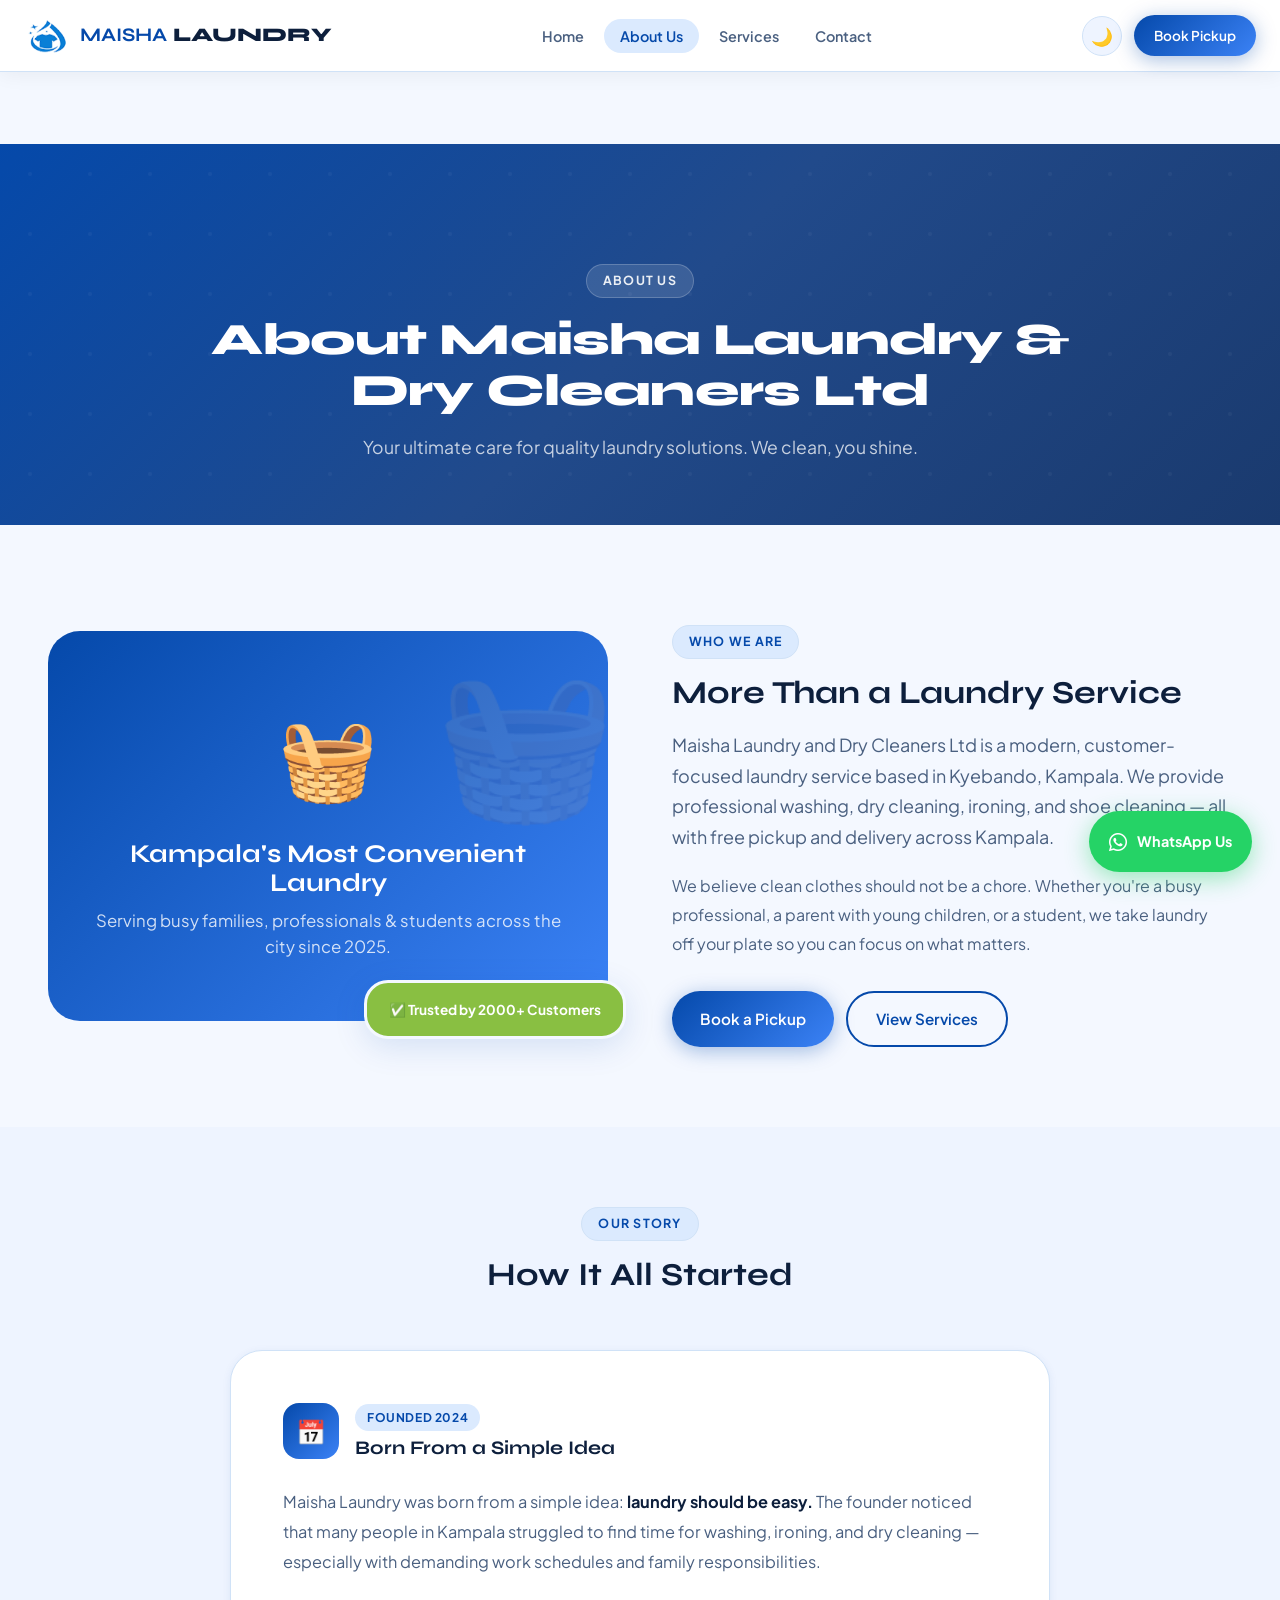
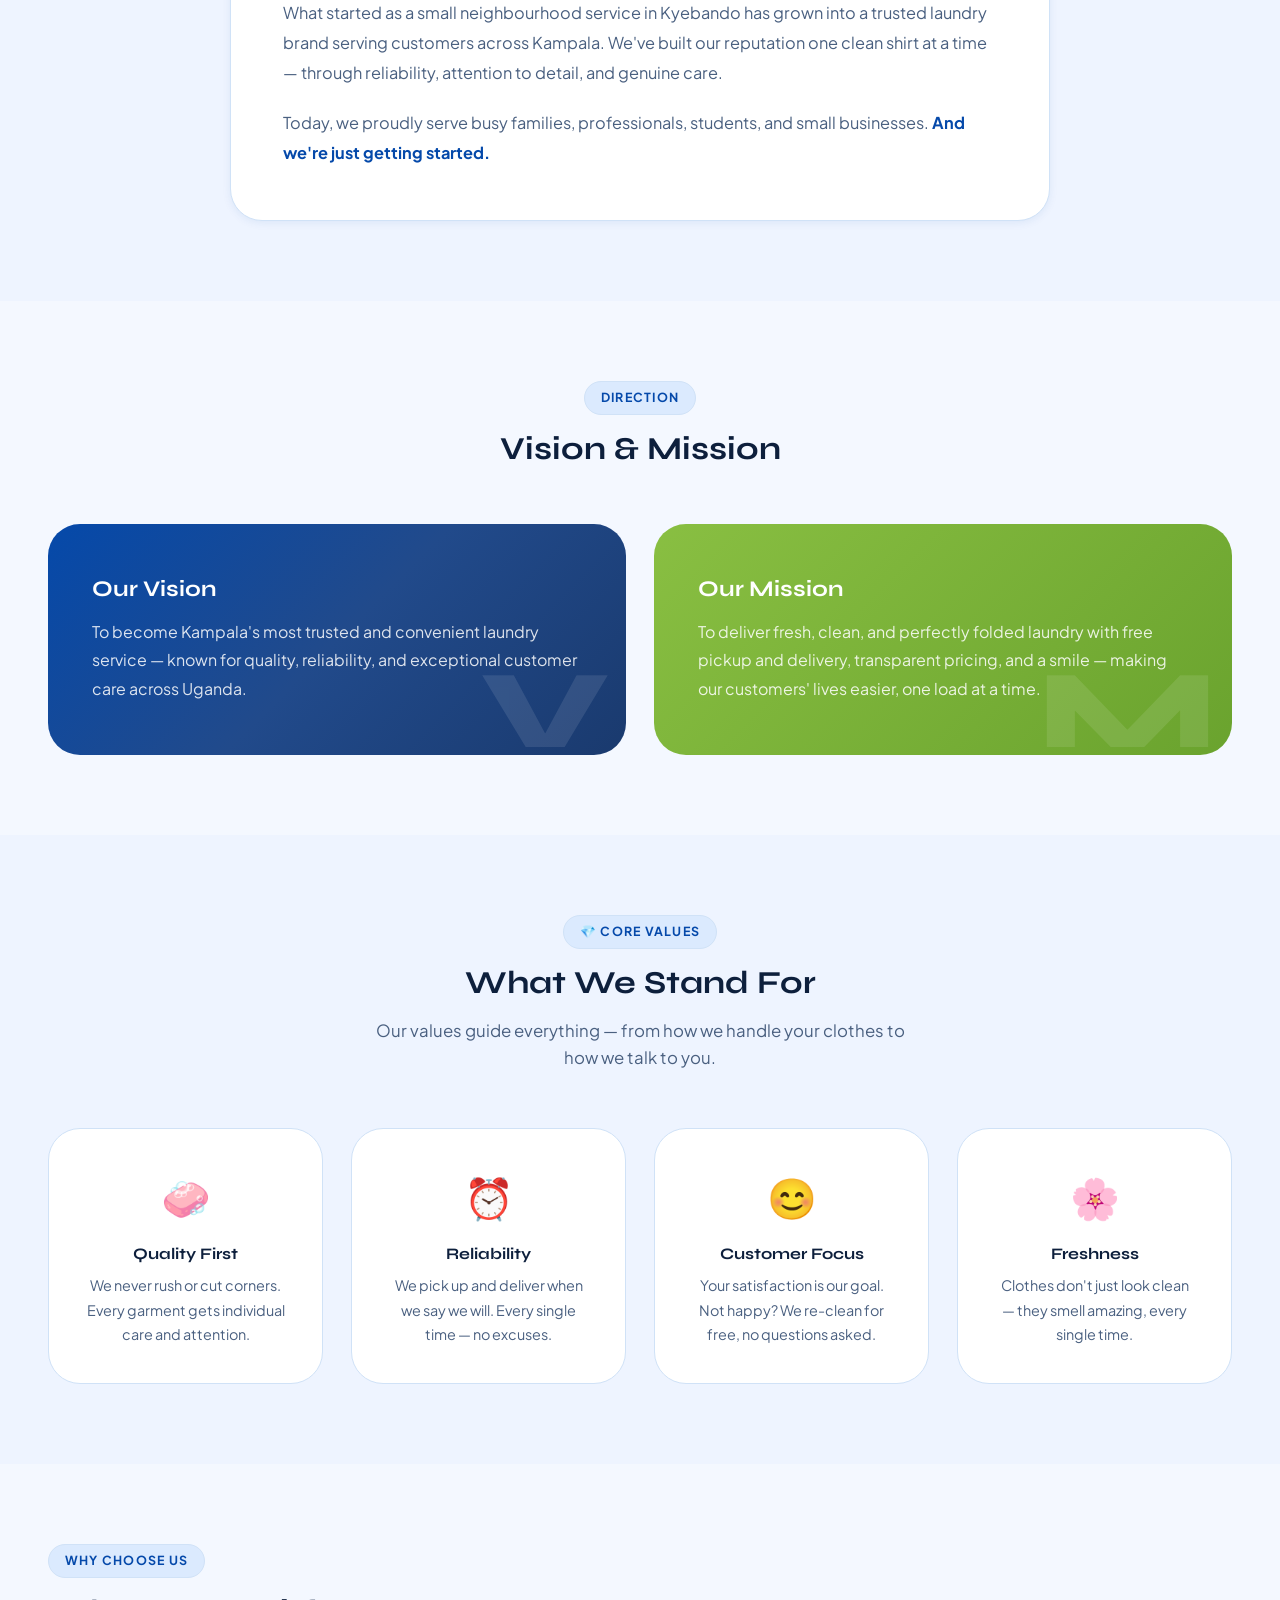
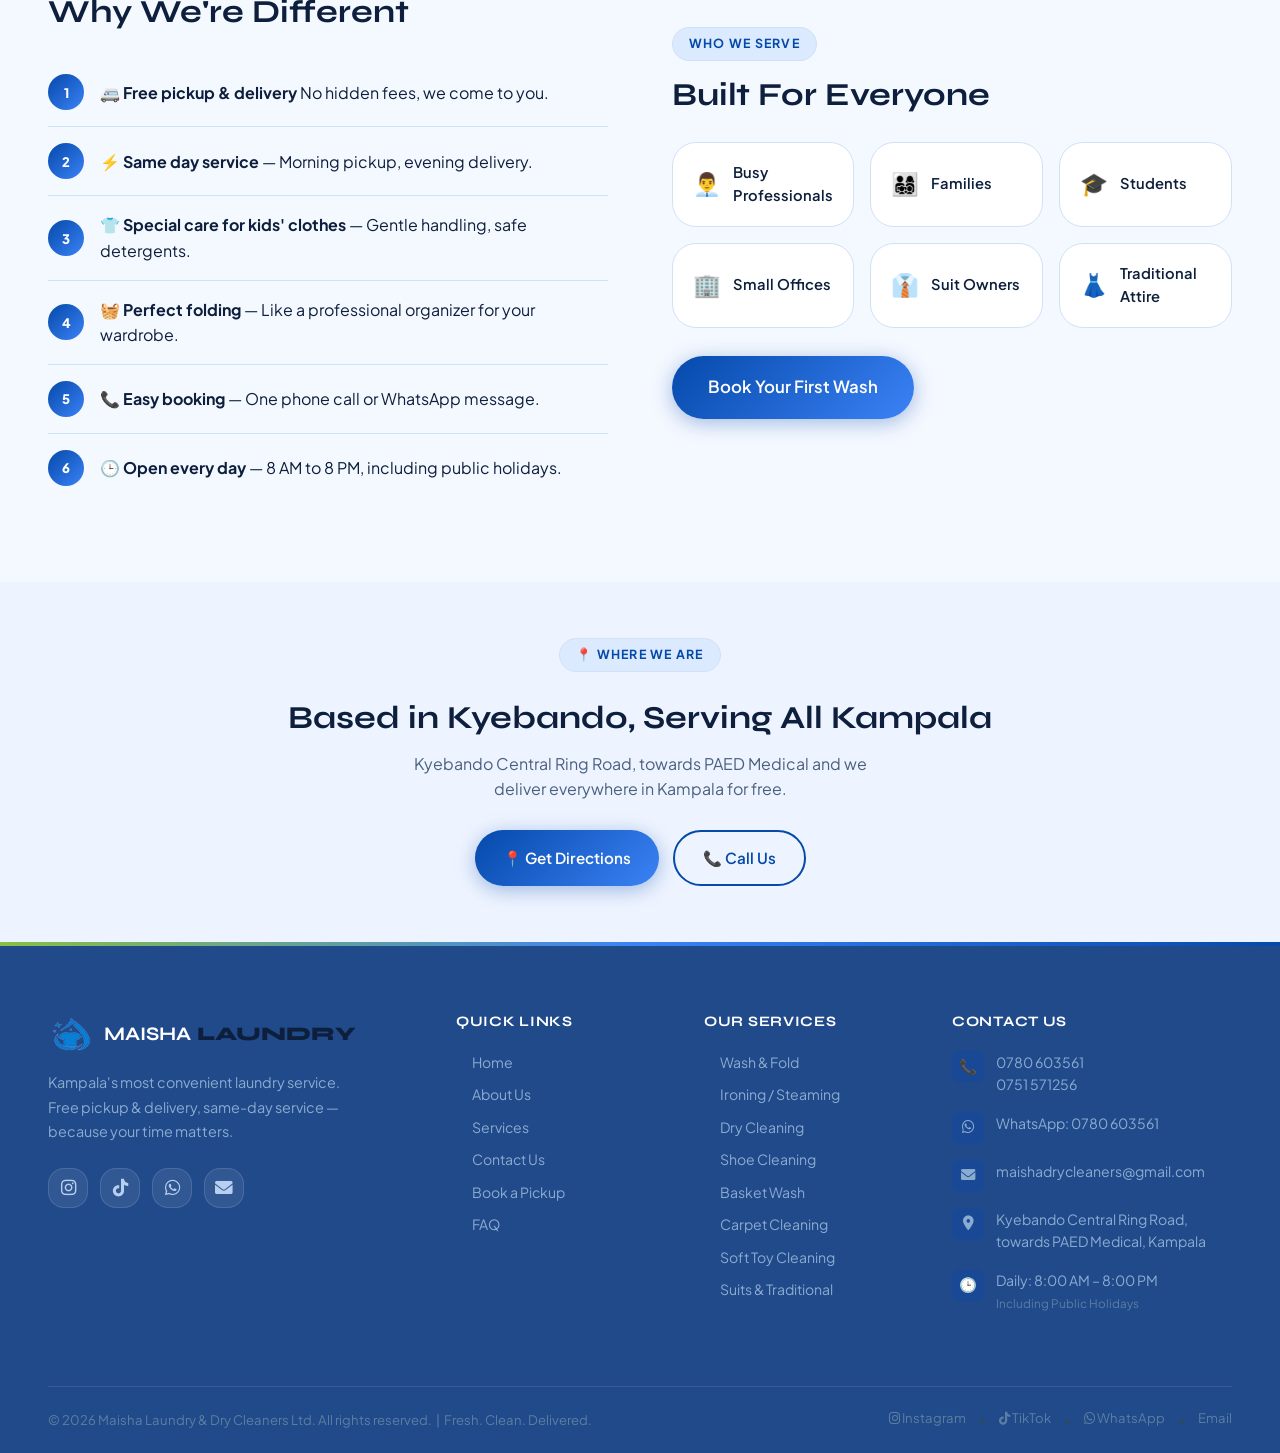
<file: about.html>
<!doctype html>
<html lang="en">
  <head>
    <meta charset="UTF-8" />
    <meta name="viewport" content="width=device-width, initial-scale=1.0" />
    <title>About Maisha Laundry – Our Story | Kyebando, Kampala</title>
    <meta
      name="description"
      content="Learn about Maisha Laundry, your trusted laundry partner in Kyebando and across Kampala. Quality, reliability, freshness since 2024."
    />
    <link rel="icon" type="image/png" sizes="32x32" href="images/logo1.png" />
    <link rel="stylesheet" href="css/style.css" />
    <link
      rel="stylesheet"
      href="https://cdnjs.cloudflare.com/ajax/libs/font-awesome/6.0.0-beta3/css/all.min.css"
    />
    <style>
      /* ===== ABOUT PAGE STYLES ===== */
      .story-grid {
        display: grid;
        grid-template-columns: 1fr 1fr;
        gap: 64px;
        align-items: center;
      }
      .story-visual {
        position: relative;
      }
      .story-main-card {
        background: var(--grad-accent);
        border-radius: var(--radius-xl);
        padding: 60px 44px;
        text-align: center;
        color: #fff;
        position: relative;
        overflow: hidden;
      }
      .story-main-card::before {
        content: "🧺";
        position: absolute;
        top: -10px;
        right: -8px;
        font-size: 9rem;
        opacity: 0.1;
      }
      .story-big-icon {
        font-size: 5rem;
        display: block;
        margin-bottom: 20px;
      }
      .story-main-card h3 {
        color: #fff;
        font-size: 1.6rem;
        margin-bottom: 10px;
      }
      .story-main-card p {
        color: rgba(255, 255, 255, 0.8);
        font-size: 1.05rem;
      }
      .story-badge {
        position: absolute;
        bottom: -18px;
        right: -18px;
        background: var(--green);
        color: #fff;
        padding: 16px 22px;
        border-radius: var(--radius-lg);
        font-weight: 700;
        font-size: 0.85rem;
        box-shadow: var(--shadow-md);
        border: 3px solid var(--bg);
      }

      .mv-grid {
        display: grid;
        grid-template-columns: 1fr 1fr;
        gap: 28px;
      }
      .mv-card {
        border-radius: var(--radius-xl);
        padding: 52px 44px;
        position: relative;
        overflow: hidden;
      }
      .mv-vision {
        background: var(--grad-hero);
      }
      .mv-mission {
        background: var(--grad-green);
      }
      .mv-card h3 {
        color: #fff;
        font-size: 1.4rem;
        margin-bottom: 16px;
      }
      .mv-card p {
        color: rgba(255, 255, 255, 0.85);
        line-height: 1.78;
      }
      .mv-ghost {
        position: absolute;
        bottom: -12px;
        right: 16px;
        font-size: 7rem;
        opacity: 0.1;
        font-family: var(--font-display);
        font-weight: 800;
        color: #fff;
        line-height: 1;
      }

      .value-card {
        background: var(--surface);
        border: 1.5px solid var(--border);
        border-radius: var(--radius-xl);
        padding: 36px;
        text-align: center;
        transition: all var(--transition);
      }
      .value-card:hover {
        border-color: var(--blue-vivid);
        transform: translateY(-6px);
        box-shadow: var(--shadow-lg);
      }
      .value-icon {
        font-size: 2.5rem;
        margin-bottom: 16px;
        display: block;
      }
      .value-card h4 {
        margin-bottom: 10px;
      }
      .value-card p {
        font-size: 0.9rem;
        color: var(--text-secondary);
        line-height: 1.7;
      }

      .serve-grid {
        display: grid;
        grid-template-columns: repeat(3, 1fr);
        gap: 16px;
      }
      .serve-item {
        display: flex;
        align-items: center;
        gap: 12px;
        padding: 18px 20px;
        background: var(--surface);
        border: 1.5px solid var(--border);
        border-radius: var(--radius-lg);
        font-weight: 600;
        font-size: 0.92rem;
        transition: all var(--transition);
      }
      .serve-item:hover {
        border-color: var(--blue-vivid);
        transform: translateX(4px);
      }
      .serve-item .si {
        font-size: 1.4rem;
      }

      .diff-item {
        display: flex;
        align-items: center;
        gap: 16px;
        padding: 16px 0;
        border-bottom: 1px solid var(--border);
      }
      .diff-item:last-child {
        border-bottom: none;
      }
      .diff-num {
        width: 36px;
        height: 36px;
        border-radius: 50%;
        background: var(--grad-accent);
        color: #fff;
        display: flex;
        align-items: center;
        justify-content: center;
        font-weight: 800;
        font-size: 0.82rem;
        flex-shrink: 0;
      }

      @media (max-width: 900px) {
        .story-grid,
        .mv-grid {
          grid-template-columns: 1fr;
        }
      }
      @media (max-width: 640px) {
        .serve-grid {
          grid-template-columns: 1fr 1fr;
        }
      }
      @media (max-width: 420px) {
        .serve-grid {
          grid-template-columns: 1fr;
        }
      }
    </style>
  </head>
  <body>
    <div style="padding-top: var(--nav-height)"></div>

    <!-- PAGE HERO -->
    <section class="page-hero">
      <div class="container" style="position: relative; z-index: 1">
        <div
          class="section-label"
          style="
            background: rgba(255, 255, 255, 0.12);
            color: rgba(255, 255, 255, 0.9);
            border-color: rgba(255, 255, 255, 0.2);
            margin: 0 auto 16px;
          "
        >
          About Us
        </div>
        <h1 class="display-lg">
          About Maisha Laundry &amp;<br />Dry Cleaners Ltd
        </h1>
        <p>
          Your ultimate care for quality laundry solutions. We clean, you shine.
        </p>
      </div>
    </section>

    <!-- COMPANY OVERVIEW -->
    <section class="section-pad">
      <div class="container">
        <div class="story-grid">
          <div class="story-visual reveal">
            <div class="story-main-card">
              <span class="story-big-icon">🧺</span>
              <h3>Kampala's Most Convenient Laundry</h3>
              <p>
                Serving busy families, professionals &amp; students across the
                city since 2025.
              </p>
            </div>
            <div class="story-badge">✅ Trusted by 2000+ Customers</div>
          </div>
          <div class="reveal reveal-delay-2" style="padding-top: 20px">
            <div class="section-label">Who We Are</div>
            <h2 class="display-md" style="margin-bottom: 18px">
              More Than a Laundry Service
            </h2>
            <p
              class="body-lg"
              style="color: var(--text-secondary); margin-bottom: 20px"
            >
              Maisha Laundry and Dry Cleaners Ltd is a modern, customer-focused
              laundry service based in Kyebando, Kampala. We provide
              professional washing, dry cleaning, ironing, and shoe cleaning —
              all with free pickup and delivery across Kampala.
            </p>
            <p
              style="
                color: var(--text-secondary);
                line-height: 1.8;
                margin-bottom: 32px;
              "
            >
              We believe clean clothes should not be a chore. Whether you're a
              busy professional, a parent with young children, or a student, we
              take laundry off your plate so you can focus on what matters.
            </p>
            <div style="display: flex; gap: 12px; flex-wrap: wrap">
              <a href="contact.html#booking" class="btn btn-primary"
                > Book a Pickup </a
              >
              <a href="services.html" class="btn btn-secondary"
                >View Services</a
              >
            </div>
          </div>
        </div>
      </div>
    </section>

    <!-- OUR STORY -->
    <section class="section-pad" style="background: var(--surface-2)">
      <div class="container">
        <div class="section-header reveal">
          <div class="section-label">Our Story</div>
          <h2 class="display-md">How It All Started</h2>
        </div>
        <div style="max-width: 820px; margin: 0 auto" class="reveal">
          <div
            style="
              background: var(--surface);
              border: 1.5px solid var(--border);
              border-radius: var(--radius-xl);
              padding: 52px;
              box-shadow: var(--shadow-sm);
            "
          >
            <div
              style="
                display: flex;
                align-items: center;
                gap: 16px;
                margin-bottom: 28px;
              "
            >
              <div
                style="
                  width: 56px;
                  height: 56px;
                  background: var(--grad-accent);
                  border-radius: var(--radius-md);
                  display: flex;
                  align-items: center;
                  justify-content: center;
                  font-size: 1.5rem;
                  flex-shrink: 0;
                "
              >
                📅
              </div>
              <div>
                <span class="badge badge-blue">Founded 2024</span>
                <h3 style="margin-top: 6px; font-size: 1.2rem">
                  Born From a Simple Idea
                </h3>
              </div>
            </div>
            <p
              style="
                color: var(--text-secondary);
                line-height: 1.85;
                font-size: 1.02rem;
                margin-bottom: 20px;
              "
            >
              Maisha Laundry was born from a simple idea:
              <strong style="color: var(--text-primary)"
                >laundry should be easy.</strong
              >
              The founder noticed that many people in Kampala struggled to find
              time for washing, ironing, and dry cleaning — especially with
              demanding work schedules and family responsibilities.
            </p>
            <p
              style="
                color: var(--text-secondary);
                line-height: 1.85;
                font-size: 1.02rem;
                margin-bottom: 20px;
              "
            >
              What started as a small neighbourhood service in Kyebando has
              grown into a trusted laundry brand serving customers across
              Kampala. We've built our reputation one clean shirt at a time —
              through reliability, attention to detail, and genuine care.
            </p>
            <p
              style="
                color: var(--text-secondary);
                line-height: 1.85;
                font-size: 1.02rem;
              "
            >
              Today, we proudly serve busy families, professionals, students,
              and small businesses.
              <strong style="color: var(--blue-vivid)"
                >And we're just getting started.</strong
              >
            </p>
          </div>
        </div>
      </div>
    </section>

    <!-- VISION & MISSION -->
    <section class="section-pad">
      <div class="container">
        <div class="section-header reveal">
          <div class="section-label"> Direction</div>
          <h2 class="display-md">Vision &amp; Mission</h2>
        </div>
        <div class="mv-grid">
          <div class="mv-card mv-vision reveal reveal-delay-1">
            <h3>Our Vision</h3>
            <p>
              To become Kampala's most trusted and convenient laundry service —
              known for quality, reliability, and exceptional customer care
              across Uganda.
            </p>
            <div class="mv-ghost">V</div>
          </div>
          <div class="mv-card mv-mission reveal reveal-delay-2">
            <h3>Our Mission</h3>
            <p>
              To deliver fresh, clean, and perfectly folded laundry with free
              pickup and delivery, transparent pricing, and a smile — making our
              customers' lives easier, one load at a time.
            </p>
            <div class="mv-ghost">M</div>
          </div>
        </div>
      </div>
    </section>

    <!-- CORE VALUES -->
    <section class="section-pad" style="background: var(--surface-2)">
      <div class="container">
        <div class="section-header reveal">
          <div class="section-label">💎 Core Values</div>
          <h2 class="display-md">What We Stand For</h2>
          <p>
            Our values guide everything — from how we handle your clothes to how
            we talk to you.
          </p>
        </div>
        <div class="grid-4">
          <div class="value-card reveal reveal-delay-1">
            <span class="value-icon">🧼</span>
            <h4>Quality First</h4>
            <p>
              We never rush or cut corners. Every garment gets individual care
              and attention.
            </p>
          </div>
          <div class="value-card reveal reveal-delay-2">
            <span class="value-icon">⏰</span>
            <h4>Reliability</h4>
            <p>
              We pick up and deliver when we say we will. Every single time — no
              excuses.
            </p>
          </div>
          <div class="value-card reveal reveal-delay-3">
            <span class="value-icon">😊</span>
            <h4>Customer Focus</h4>
            <p>
              Your satisfaction is our goal. Not happy? We re-clean for free, no
              questions asked.
            </p>
          </div>
          <div class="value-card reveal reveal-delay-4">
            <span class="value-icon">🌸</span>
            <h4>Freshness</h4>
            <p>
              Clothes don't just look clean — they smell amazing, every single
              time.
            </p>
          </div>
        </div>
      </div>
    </section>

    <!-- WHY DIFFERENT + WHO WE SERVE -->
    <section class="section-pad">
      <div class="container">
        <div class="story-grid">
          <div class="reveal">
            <div class="section-label">Why Choose Us</div>
            <h2 class="display-md" style="margin-bottom: 28px">
              Why We're Different
            </h2>
            <div class="diff-item">
              <div class="diff-num">1</div>
              <div>
                <strong>🚐 Free pickup &amp; delivery</strong> No hidden fees,
                we come to you.
              </div>
            </div>
            <div class="diff-item">
              <div class="diff-num">2</div>
              <div>
                <strong>⚡ Same day service</strong> — Morning pickup, evening
                delivery.
              </div>
            </div>
            <div class="diff-item">
              <div class="diff-num">3</div>
              <div>
                <strong>👕 Special care for kids' clothes</strong> — Gentle
                handling, safe detergents.
              </div>
            </div>
            <div class="diff-item">
              <div class="diff-num">4</div>
              <div>
                <strong>🧺 Perfect folding</strong> — Like a professional
                organizer for your wardrobe.
              </div>
            </div>
            <div class="diff-item">
              <div class="diff-num">5</div>
              <div>
                <strong>📞 Easy booking</strong> — One phone call or WhatsApp
                message.
              </div>
            </div>
            <div class="diff-item">
              <div class="diff-num">6</div>
              <div>
                <strong>🕒 Open every day</strong> — 8 AM to 8 PM, including
                public holidays.
              </div>
            </div>
          </div>
          <div class="reveal reveal-delay-2">
            <div class="section-label">Who We Serve</div>
            <h2 class="display-md" style="margin-bottom: 28px">
              Built For Everyone
            </h2>
            <div class="serve-grid">
              <div class="serve-item">
                <span class="si">👨‍💼</span> Busy Professionals
              </div>
              <div class="serve-item"><span class="si">👨‍👩‍👧‍👦</span> Families</div>
              <div class="serve-item"><span class="si">🎓</span> Students</div>
              <div class="serve-item">
                <span class="si">🏢</span> Small Offices
              </div>
              <div class="serve-item">
                <span class="si">👔</span> Suit Owners
              </div>
              <div class="serve-item">
                <span class="si">👗</span> Traditional Attire
              </div>
            </div>
            <div style="margin-top: 28px">
              <a href="contact.html#booking" class="btn btn-primary btn-lg">
                Book Your First Wash</a
              >
            </div>
          </div>
        </div>
      </div>
    </section>

    <!-- LOCATION CTA -->
    <section class="section-pad-sm" style="background: var(--surface-2)">
      <div class="container text-center reveal">
        <div class="section-label" style="display: inline-flex">
          📍 Where We Are
        </div>
        <h2 class="display-md" style="margin: 12px 0 14px">
          Based in Kyebando, Serving All Kampala
        </h2>
        <p
          style="
            color: var(--text-secondary);
            max-width: 480px;
            margin: 0 auto 28px;
          "
        >
          Kyebando Central Ring Road, towards PAED Medical and we deliver
          everywhere in Kampala for free.
        </p>
        <div
          style="
            display: flex;
            gap: 14px;
            justify-content: center;
            flex-wrap: wrap;
          "
        >
          <a href="contact.html" class="btn btn-primary">📍 Get Directions</a>
          <a href="tel:+256780603561" class="btn btn-secondary">📞 Call Us</a>
        </div>
      </div>
    </section>

    <script src="js/layout.js"></script>
    <script src="js/main.js"></script>
  </body>
</html>
</file>
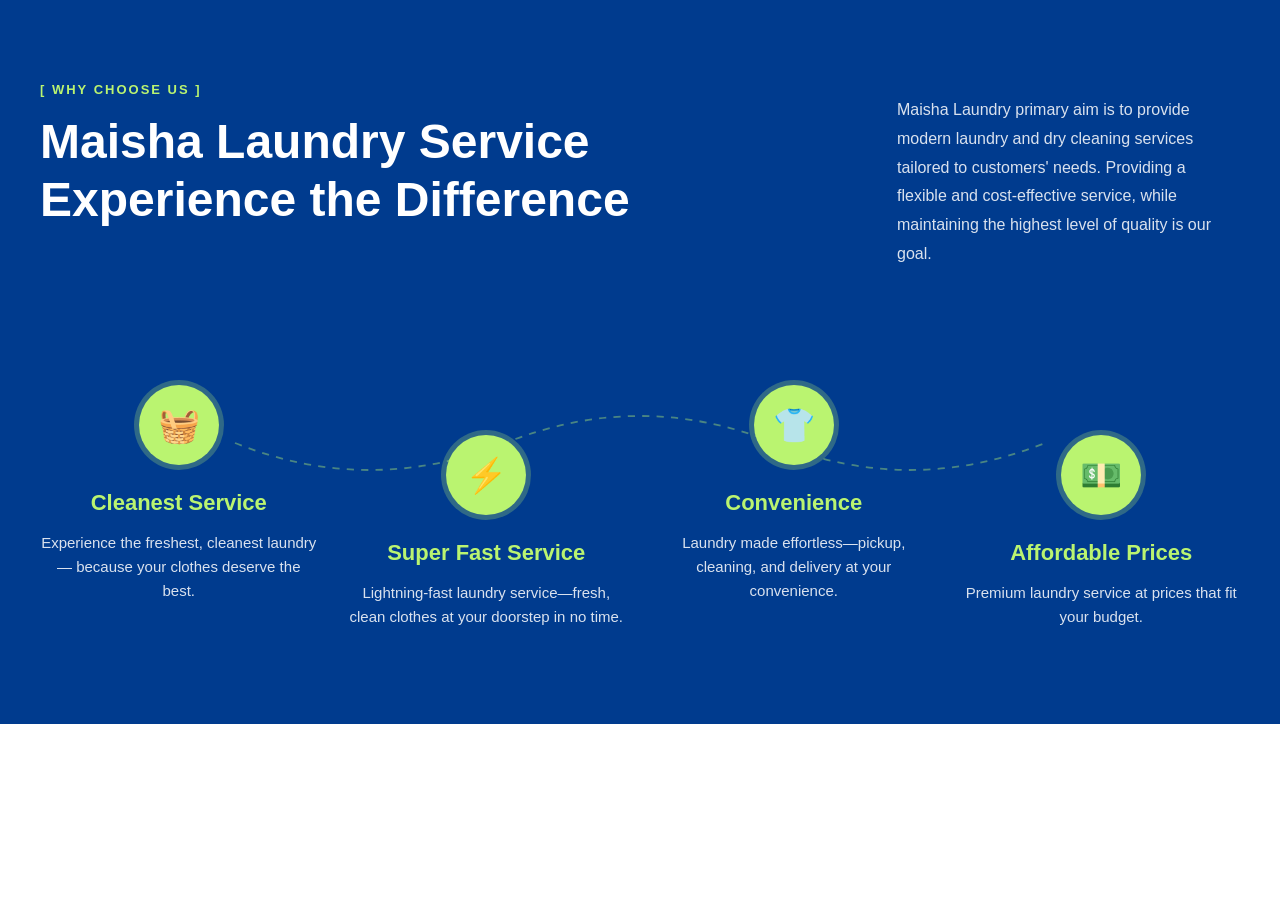
<file: choose.html>
<!doctype html>
<html lang="en">
  <head>
    <meta charset="UTF-8" />
    <meta name="viewport" content="width=device-width, initial-scale=1.0" />
    <title>Document</title>
    <style>
      /* Add your CSS styles here */
      body {
        margin: 0;
        font-family: Arial, sans-serif;
      }

      .why-choose-us {
        background: #003b8e;
        color: white;
        padding: 80px 30px;
      }

      .container {
        max-width: 1200px;
        margin: auto;
      }

      .header {
        display: flex;
        justify-content: space-between;
        gap: 60px;
        margin-bottom: 80px;
        flex-wrap: wrap;
      }

      .left {
        flex: 1;
        min-width: 300px;
      }

      .right {
        flex: 0 0 350px;
      }

      .subtitle {
        color: #baf470;
        font-size: 13px;
        font-weight: 700;
        letter-spacing: 2px;
      }

      .left h2 {
        font-size: 48px;
        line-height: 1.2;
        margin-top: 15px;
        margin-bottom: 0;
      }

      .right p {
        color: rgba(255, 255, 255, 0.85);
        line-height: 1.8;
      }

      .features {
        position: relative;
        display: grid;
        grid-template-columns: repeat(4, 1fr);
        gap: 30px;
      }

      .curve {
        position: absolute;
        top: -30px;
        left: 0;
        width: 100%;
        height: 180px;
        z-index: 0;
      }

      .curve path {
        fill: none;
        stroke: #baf470;
        stroke-width: 2;
        stroke-dasharray: 8 8;
        opacity: 0.4;
      }

      .feature {
        text-align: center;
        position: relative;
        z-index: 2;
      }

      .feature-1,
      .feature-3 {
        margin-top: 20px;
      }

      .feature-2,
      .feature-4 {
        margin-top: 70px;
      }

      .icon-circle {
        width: 80px;
        height: 80px;
        background: #baf470;
        border-radius: 50%;
        margin: 0 auto 25px;

        display: flex;
        align-items: center;
        justify-content: center;

        font-size: 34px;
        color: #003b8e;

        box-shadow: 0 0 0 5px rgba(186, 244, 112, 0.25);

        transition: 0.3s;
      }

      .feature:hover .icon-circle {
        transform: translateY(-8px) scale(1.08);
      }

      .feature h3 {
        color: #baf470;
        font-size: 22px;
        margin-bottom: 12px;
      }

      .feature p {
        color: rgba(255, 255, 255, 0.85);
        line-height: 1.6;
        font-size: 15px;
      }
      @media (max-width: 992px) {
        .features {
          grid-template-columns: repeat(2, 1fr);
        }

        .feature {
          margin-top: 0 !important;
        }

        .curve {
          display: none;
        }
      }

      @media (max-width: 768px) {
        .header {
          flex-direction: column;
        }

        .left h2 {
          font-size: 36px;
        }

        .features {
          grid-template-columns: 1fr;
        }

        .right {
          flex: 1;
        }
      }
    </style>
    <script>
      document.querySelectorAll(".icon-circle").forEach((icon) => {
        icon.addEventListener("mouseenter", () => {
          icon.style.transform = "translateY(-8px) scale(1.08)";
        });

        icon.addEventListener("mouseleave", () => {
          icon.style.transform = "";
        });
      });
    </script>
  </head>
  <body>
    <section class="why-choose-us">
      <div class="container">
        <div class="header">
          <div class="left">
            <span class="subtitle">[ WHY CHOOSE US ]</span>

            <h2>Maisha Laundry Service  Experience the Difference</h2>
          </div>

          <div class="right">
            <p style="padding: 0 2%;  ">
              Maisha Laundry primary aim is to provide modern laundry and dry
              cleaning services tailored to customers' needs. Providing a
              flexible and cost-effective service, while maintaining the highest
              level of quality is our goal.
            </p>
          </div>
        </div>

        <div class="features">
          <svg class="curve" viewBox="0 0 1200 200">
            <path d="M150,120 Q300,180 450,120 T750,120 T1050,120" />
          </svg>

          <div class="feature feature-1">
            <div class="icon-circle">🧺</div>

            <h3>Cleanest Service</h3>

            <p>
              Experience the freshest, cleanest laundry— because your clothes
              deserve the best.
            </p>
          </div>

          <div class="feature feature-2">
            <div class="icon-circle">⚡</div>

            <h3>Super Fast Service</h3>

            <p>
              Lightning-fast laundry service—fresh, clean clothes at your
              doorstep in no time.
            </p>
          </div>

          <div class="feature feature-3">
            <div class="icon-circle">👕</div>

            <h3>Convenience</h3>

            <p>
              Laundry made effortless—pickup, cleaning, and delivery at your
              convenience.
            </p>
          </div>

          <div class="feature feature-4">
            <div class="icon-circle">💵</div>

            <h3>Affordable Prices</h3>

            <p>Premium laundry service at prices that fit your budget.</p>
          </div>
        </div>
      </div>
    </section>
  </body>
</html>
</file>
<file: css/style.css>
/* ============================================================
   MAISHA LAUNDRY & DRY CLEANERS LTD — Main Stylesheet
   Design System: Clean, modern, blue-dominant with bold accents
   ============================================================ */

/* ---------- Google Fonts Import ---------- */
@import url("https://fonts.googleapis.com/css2?family=Plus+Jakarta+Sans:wght@300;400;500;600;700;800&family=Syne:wght@700;800&display=swap");

/* ---------- CSS Custom Properties (Light Mode) ---------- */
:root {
  /* Brand Colors */
  --blue-vivid: #0549aa;
  --blue-pastel: #95b4dc;
  --blue-deep: #214a8b;
  --blue-light: #dbeafe;
  --blue-mid: #3b82f6;
  --green: #89bf42;
  --green-dark: #6aa32e;
  --white: #fefffe;

  /* UI Palette */
  --bg: #f4f8ff;
  --surface: #ffffff;
  --surface-2: #eef4ff;
  --border: #d0e2f7;
  --text-primary: #0d1f3c;
  --text-secondary: #4a6080;
  --text-muted: #8aa3c0;
  --shadow-sm: 0 2px 8px rgba(5, 73, 170, 0.08);
  --shadow-md: 0 8px 32px rgba(5, 73, 170, 0.13);
  --shadow-lg: 0 20px 60px rgba(5, 73, 170, 0.18);

  /* Gradients */
  --grad-hero: linear-gradient(135deg, #0549aa 0%, #214a8b 50%, #1a3a6e 100%);
  --grad-card: linear-gradient(135deg, #f4f8ff 0%, #eef4ff 100%);
  --grad-green: linear-gradient(135deg, #89bf42 0%, #6aa32e 100%);
  --grad-accent: linear-gradient(135deg, #0549aa 0%, #3b82f6 100%);

  /* Typography */
  --font-display: "Syne", sans-serif;
  --font-body: "Plus Jakarta Sans", sans-serif;

  /* Spacing & Shape */
  --radius-sm: 8px;
  --radius-md: 16px;
  --radius-lg: 24px;
  --radius-xl: 32px;
  --radius-full: 9999px;
  --max-width: 1280px;
  --nav-height: 72px;

  /* Transitions */
  --ease: cubic-bezier(0.4, 0, 0.2, 1);
  --transition: 0.3s var(--ease);
}

/* ---------- Dark Mode Variables ---------- */
[data-theme="dark"] {
  --bg: #080f1c;
  --surface: #0d1a2e;
  --surface-2: #111f35;
  --border: #1e3352;
  --text-primary: #e8f1fc;
  --text-secondary: #8aabcc;
  --text-muted: #4a6a8a;
  --shadow-sm: 0 2px 8px rgba(0, 0, 0, 0.4);
  --shadow-md: 0 8px 32px rgba(0, 0, 0, 0.5);
  --shadow-lg: 0 20px 60px rgba(0, 0, 0, 0.6);
  --grad-hero: linear-gradient(135deg, #03306a 0%, #0d1f3c 50%, #060e1e 100%);
  --grad-card: linear-gradient(135deg, #0d1a2e 0%, #111f35 100%);
  --blue-light: #0d1f3c;
  --surface-2: #0f1e32;
}

/* ---------- Reset & Base ---------- */
*,
*::before,
*::after {
  box-sizing: border-box;
  margin: 0;
  padding: 0;
}

html {
  scroll-behavior: smooth;
  -webkit-text-size-adjust: 100%;
}

body {
  font-family: var(--font-body);
  background: var(--bg);
  color: var(--text-primary);
  line-height: 1.6;
  transition:
    background var(--transition),
    color var(--transition);
  overflow-x: hidden;
}

img {
  max-width: 100%;
  height: auto;
  display: block;
}
a {
  text-decoration: none;
  color: inherit;
}
ul {
  list-style: none;
}
button {
  cursor: pointer;
  border: none;
  background: none;
  font-family: var(--font-body);
}
input,
textarea,
select {
  font-family: var(--font-body);
}

/* ---------- Utility Classes ---------- */
.container {
  width: 100%;
  max-width: var(--max-width);
  margin: 0 auto;
  padding: 0 24px;
}

.section-pad {
  padding: 80px 0;
}
.section-pad-sm {
  padding: 56px 0;
}

.text-center {
  text-align: center;
}
.text-blue {
  color: var(--blue-vivid);
}
.text-green {
  color: var(--green);
}

/* ---------- Typography Scale ---------- */
h1,
h2,
h3,
h4,
h5 {
  font-family: var(--font-display);
  line-height: 1.15;
  color: var(--text-primary);
}

.display-xl {
  font-size: clamp(2.4rem, 5vw, 4rem);
  font-weight: 800;
  letter-spacing: -0.02em;
}
.display-lg {
  font-size: clamp(1.9rem, 3.5vw, 3rem);
  font-weight: 800;
  letter-spacing: -0.02em;
}
.display-md {
  font-size: clamp(1.4rem, 2.5vw, 2rem);
  font-weight: 700;
}
.body-lg {
  font-size: 1.125rem;
  line-height: 1.7;
}
.body-base {
  font-size: 1rem;
}
.body-sm {
  font-size: 0.875rem;
}
.caption {
  font-size: 0.75rem;
  letter-spacing: 0.08em;
  text-transform: uppercase;
  font-weight: 600;
}

.section-label {
  display: inline-flex;
  align-items: center;
  gap: 8px;
  background: var(--blue-light);
  color: var(--blue-vivid);
  font-family: var(--font-body);
  font-size: 0.78rem;
  font-weight: 700;
  letter-spacing: 0.1em;
  text-transform: uppercase;
  padding: 6px 16px;
  border-radius: var(--radius-full);
  margin-bottom: 16px;
  border: 1px solid var(--border);
}

[data-theme="dark"] .section-label {
  background: rgba(5, 73, 170, 0.2);
  border-color: rgba(5, 73, 170, 0.4);
  color: var(--blue-pastel);
}

/* ---------- Buttons ---------- */
.btn {
  display: inline-flex;
  align-items: center;
  justify-content: center;
  gap: 8px;
  padding: 14px 28px;
  border-radius: var(--radius-full);
  font-size: 0.95rem;
  font-weight: 600;
  font-family: var(--font-body);
  transition: all var(--transition);
  white-space: nowrap;
  position: relative;
  overflow: hidden;
}

.btn::before {
  content: "";
  position: absolute;
  inset: 0;
  background: rgba(255, 255, 255, 0.1);
  transform: translateX(-100%);
  transition: transform 0.4s var(--ease);
}
.btn:hover::before {
  transform: translateX(0);
}

.btn-primary {
  background: var(--grad-accent);
  color: #fff;
  box-shadow: 0 4px 20px rgba(5, 73, 170, 0.35);
}
.btn-primary:hover {
  transform: translateY(-2px);
  box-shadow: 0 8px 32px rgba(5, 73, 170, 0.45);
}

.btn-secondary {
  background: transparent;
  color: var(--blue-vivid);
  border: 2px solid var(--blue-vivid);
}
.btn-secondary:hover {
  background: var(--blue-vivid);
  color: #fff;
  transform: translateY(-2px);
}

.btn-white {
  background: #fff;
  color: var(--blue-vivid);
  box-shadow: 0 4px 20px rgba(0, 0, 0, 0.12);
}
.btn-white:hover {
  transform: translateY(-2px);
  box-shadow: 0 8px 32px rgba(0, 0, 0, 0.18);
}

.btn-green {
  background: var(--grad-green);
  color: #fff;
  box-shadow: 0 4px 20px rgba(137, 191, 66, 0.35);
}
.btn-green:hover {
  transform: translateY(-2px);
  box-shadow: 0 8px 32px rgba(137, 191, 66, 0.45);
}

.btn-whatsapp {
  background: #25d366;
  color: #fff;
  box-shadow: 0 4px 20px rgba(37, 211, 102, 0.35);
}
.btn-whatsapp:hover {
  background: #1fb855;
  transform: translateY(-2px);
  box-shadow: 0 8px 32px rgba(37, 211, 102, 0.45);
}

.btn-lg {
  padding: 18px 36px;
  font-size: 1.05rem;
}
.btn-sm {
  padding: 10px 20px;
  font-size: 0.85rem;
}

/* ---------- Cards ---------- */
.card {
  background: var(--surface);
  border: 1px solid var(--border);
  border-radius: var(--radius-lg);
  padding: 32px;
  box-shadow: var(--shadow-sm);
  transition: all var(--transition);
}
.card:hover {
  transform: translateY(-4px);
  box-shadow: var(--shadow-md);
  border-color: var(--blue-pastel);
}

.card-icon {
  width: 64px;
  height: 64px;
  border-radius: var(--radius-md);
  background: var(--blue-light);
  display: flex;
  align-items: center;
  justify-content: center;
  font-size: 1.8rem;
  margin-bottom: 20px;
  transition: all var(--transition);
}
[data-theme="dark"] .card-icon {
  background: rgba(5, 73, 170, 0.2);
}
.card:hover .card-icon {
  background: var(--blue-vivid);
  transform: scale(1.08);
}

/* ---------- NAVIGATION ---------- */
.navbar {
  position: fixed;
  top: 0;
  left: 0;
  right: 0;
  z-index: 1000;
  height: 72px;
  min-height: 72px;
  max-height: 72px;
  background: rgba(254, 255, 254, 0.95);
  backdrop-filter: blur(20px);
  -webkit-backdrop-filter: blur(20px);
  border-bottom: 1px solid var(--border);
  transition: all var(--transition);
  box-shadow: 0 2px 20px rgba(0, 0, 0, 0.06);
}

[data-theme="dark"] .navbar {
  background: rgba(8, 15, 28, 0.95);
}

.navbar.scrolled {
  box-shadow: var(--shadow-md);
}

/* Ensure body has padding top to prevent overlap */
body {
  padding-top: 72px;
  margin: 0;
}

.nav-container {
  display: flex;
  align-items: center;
  justify-content: space-between;
  height: 100%;
  max-width: var(--max-width);
  margin: 0 auto;
  padding: 0 24px;
}

/* Logo */
.nav-logo {
  display: flex;
  align-items: center;
  gap: 10px;
  font-family: var(--font-display);
  font-weight: 800;
  font-size: 1.2rem;
  color: var(--blue-vivid);
  flex-shrink: 0;
  text-decoration: none;
  z-index: 1001;
}

.nav-logo-img {
  height: 40px;
  width: auto;
  display: block;
}

.nav-logo span {
  color: var(--text-primary);
}

.nav-logo span b {
  color: var(--blue-vivid);
}

/* Nav Links */
.nav-links {
  display: flex;
  align-items: center;
  gap: 4px;
  list-style: none;
  margin: 0;
  padding: 0;
}

.nav-links a {
  padding: 8px 16px;
  border-radius: var(--radius-full);
  font-size: 0.9rem;
  font-weight: 600;
  color: var(--text-secondary);
  transition: all var(--transition);
  position: relative;
  text-decoration: none;
}

.nav-links a:hover,
.nav-links a.active {
  color: var(--blue-vivid);
  background: var(--blue-light);
}

[data-theme="dark"] .nav-links a:hover,
[data-theme="dark"] .nav-links a.active {
  background: rgba(5, 73, 170, 0.2);
}

/* Nav Actions */
.nav-actions {
  display: flex;
  align-items: center;
  gap: 12px;
  flex-shrink: 0;
  z-index: 1001;
}

/* Dark mode toggle */
.dark-toggle {
  width: 40px;
  height: 40px;
  border-radius: var(--radius-full);
  background: var(--surface-2);
  border: 1px solid var(--border);
  display: flex;
  align-items: center;
  justify-content: center;
  font-size: 1.1rem;
  transition: all var(--transition);
  cursor: pointer;
  flex-shrink: 0;
}

.dark-toggle:hover {
  background: var(--blue-light);
  transform: rotate(20deg);
}

/* Hamburger - hidden on desktop */
.hamburger {
  display: none;
  flex-direction: column;
  gap: 5px;
  width: 40px;
  height: 40px;
  align-items: center;
  justify-content: center;
  background: var(--surface-2);
  border: 1px solid var(--border);
  border-radius: var(--radius-sm);
  cursor: pointer;
  transition: all var(--transition);
  flex-shrink: 0;
  padding: 0;
  z-index: 1001;
}

.hamburger span {
  width: 20px;
  height: 2px;
  background: var(--text-primary);
  border-radius: 4px;
  transition: all var(--transition);
  display: block;
}

.hamburger.open span:nth-child(1) {
  transform: rotate(45deg) translate(5px, 5px);
}

.hamburger.open span:nth-child(2) {
  opacity: 0;
  transform: scaleX(0);
}

.hamburger.open span:nth-child(3) {
  transform: rotate(-45deg) translate(5px, -5px);
}

/* Mobile Nav - hidden by default */
.mobile-nav {
  display: none;
  position: fixed;
  top: 72px;
  left: 0;
  right: 0;
  background: var(--surface);
  border-bottom: 1px solid var(--border);
  padding: 20px 24px;
  z-index: 999;
  flex-direction: column;
  gap: 4px;
  box-shadow: var(--shadow-lg);
  transform: translateY(-10px);
  opacity: 0;
  transition: all 0.3s cubic-bezier(0.4, 0, 0.2, 1);
  pointer-events: none;
  max-height: calc(100vh - 72px);
  overflow-y: auto;
}

.mobile-nav.open {
  display: flex;
  transform: translateY(0);
  opacity: 1;
  pointer-events: all;
}

.mobile-nav a {
  padding: 14px 16px;
  border-radius: var(--radius-md);
  font-weight: 600;
  font-size: 1rem;
  color: var(--text-secondary);
  transition: all var(--transition);
  border: 1px solid transparent;
  text-decoration: none;
  display: flex;
  align-items: center;
  gap: 12px;
}

.mobile-nav a:hover,
.mobile-nav a.active {
  color: var(--blue-vivid);
  background: var(--blue-light);
  border-color: var(--border);
}

.mobile-nav .btn {
  justify-content: center;
  width: 100%;
  margin-top: 4px;
  text-align: center;
}

/* ============================================================
   TABLET & MOBILE RESPONSIVE
   ============================================================ */

@media (max-width: 1024px) {
  .nav-links a {
    padding: 8px 12px;
    font-size: 0.85rem;
  }
}

@media (max-width: 768px) {
  /* Smaller navbar on mobile */
  .navbar {
    height: 65px;
    min-height: 65px;
    max-height: 65px;
  }

  body {
    padding-top: 65px;
  }

  /* Hide nav links on mobile */
  .nav-links {
    display: none;
  }

  /* Hide book pickup button on mobile */
  .nav-actions .btn {
    display: none;
  }

  /* Show dark toggle */
  .nav-actions .dark-toggle {
    display: flex;
  }

  /* Show hamburger */
  .hamburger {
    display: flex;
  }

  /* Mobile menu - properly positioned */
  .mobile-nav {
    top: 65px;
    max-height: calc(100vh - 65px);
    padding: 16px 20px;
  }

  .mobile-nav a {
    padding: 12px 16px;
    font-size: 0.95rem;
  }

  /* Container padding */
  .nav-container {
    padding: 0 16px;
  }

  /* Logo adjustments */
  .nav-logo {
    font-size: 1rem;
    gap: 8px;
  }

  .nav-logo-img {
    height: 32px;
    width: auto;
  }

  .logo-text {
    font-size: 0.9rem;
  }

  /* Smaller hamburger */
  .hamburger {
    width: 38px;
    height: 38px;
  }

  .hamburger span {
    width: 18px;
    height: 2px;
  }

  .dark-toggle {
    width: 38px;
    height: 38px;
    font-size: 1rem;
  }
}

/* Very small screens */
@media (max-width: 480px) {
  .nav-logo {
    font-size: 0.85rem;
    gap: 6px;
  }

  .nav-logo-img {
    height: 28px;
  }

  .logo-text {
    font-size: 0.75rem;
  }

  .nav-container {
    padding: 0 12px;
  }

  .hamburger {
    width: 34px;
    height: 34px;
    gap: 4px;
  }

  .hamburger span {
    width: 16px;
    height: 2px;
  }

  .dark-toggle {
    width: 34px;
    height: 34px;
    font-size: 0.9rem;
  }

  .mobile-nav {
    padding: 12px 16px;
  }

  .mobile-nav a {
    padding: 10px 14px;
    font-size: 0.85rem;
  }
}

/* Landscape phone fix */
@media (max-height: 500px) and (orientation: landscape) {
  .navbar {
    height: 55px;
    min-height: 55px;
    max-height: 55px;
  }

  body {
    padding-top: 55px;
  }

  .mobile-nav {
    top: 55px;
    max-height: calc(100vh - 55px);
    padding: 10px 16px;
  }

  .mobile-nav a {
    padding: 8px 12px;
    font-size: 0.8rem;
  }

  .nav-logo-img {
    height: 28px;
  }

  .hamburger {
    width: 32px;
    height: 32px;
  }

  .dark-toggle {
    width: 32px;
    height: 32px;
    font-size: 0.8rem;
  }
}
/* ============================================================
   HERO SECTION FIXES
   ============================================================ */

/* Hero section positioning */
.hero {
  position: relative;
  min-height: 85vh;
  padding-top: 0;
  margin-top: 0;
}

/* Hero content padding */
.hero-content {
  position: relative;
  z-index: 2;
  padding-top: 20px;
}

/* Hero slides */
.hero-slide {
  position: absolute;
  inset: 0;
  background-size: cover !important;
  background-position: center !important;
  background-repeat: no-repeat !important;
}

@media (max-width: 768px) {
  .hero {
    min-height: 80vh;
  }

  .hero-content {
    padding: 80px 20px 40px !important;
  }

  .hero-slide[style*="background-image"] {
    background-size: cover !important;
    background-position: 50% 30% !important;
  }

  .hero h1 {
    font-size: 2.2rem !important;
    line-height: 1.2;
  }

  .hero-sub {
    font-size: 1rem;
  }
}

@media (max-width: 480px) {
  .hero h1 {
    font-size: 1.8rem !important;
  }

  .hero-sub {
    font-size: 0.9rem !important;
  }

  .hero-content {
    padding: 60px 16px 40px !important;
  }
}

/* ---------- FOOTER ---------- */
.footer {
  background: var(--blue-deep);
  color: #b8d0ef;
  padding: 72px 0 0;
  position: relative;
  overflow: hidden;
}
.footer::before {
  content: "";
  position: absolute;
  top: 0;
  left: 0;
  right: 0;
  height: 4px;
  background: linear-gradient(
    90deg,
    var(--green),
    var(--blue-mid),
    var(--blue-vivid)
  );
}

.footer-grid {
  display: grid;
  grid-template-columns: 1.8fr 1fr 1fr 1.4fr;
  gap: 48px;
  padding-bottom: 56px;
  border-bottom: 1px solid rgba(255, 255, 255, 0.1);
}

.footer-brand .nav-logo {
  color: #fff;
  margin-bottom: 16px;
}
.footer-brand p {
  font-size: 0.9rem;
  line-height: 1.7;
  color: #8aacd0;
  max-width: 300px;
  margin-bottom: 24px;
}

.footer-social {
  display: flex;
  gap: 12px;
}
.footer-social a {
  width: 40px;
  height: 40px;
  border-radius: var(--radius-md);
  background: rgba(255, 255, 255, 0.08);
  border: 1px solid rgba(255, 255, 255, 0.12);
  display: flex;
  align-items: center;
  justify-content: center;
  font-size: 1.1rem;
  transition: all var(--transition);
  color: #b8d0ef;
}
.footer-social a:hover {
  background: var(--blue-vivid);
  border-color: var(--blue-vivid);
  transform: translateY(-3px);
  color: #fff;
}

.footer-col h4 {
  font-family: var(--font-display);
  font-size: 0.9rem;
  font-weight: 700;
  color: #fff;
  margin-bottom: 20px;
  letter-spacing: 0.05em;
  text-transform: uppercase;
}
.footer-col ul li {
  margin-bottom: 10px;
}
.footer-col ul li a {
  font-size: 0.88rem;
  color: #8aacd0;
  transition: color var(--transition);
  display: flex;
  align-items: center;
  gap: 6px;
}
.footer-col ul li a:hover {
  color: #fff;
}
.footer-col ul li a::before {
  content: "→";
  opacity: 0;
  transition: all var(--transition);
}
.footer-col ul li a:hover::before {
  opacity: 1;
}

.footer-contact-item {
  display: flex;
  align-items: flex-start;
  gap: 12px;
  margin-bottom: 16px;
  font-size: 0.88rem;
  color: #8aacd0;
}
.footer-contact-item .icon {
  width: 32px;
  height: 32px;
  background: rgba(5, 73, 170, 0.3);
  border-radius: 8px;
  display: flex;
  align-items: center;
  justify-content: center;
  font-size: 0.9rem;
  flex-shrink: 0;
}

.footer-bottom {
  padding: 20px 0;
  display: flex;
  align-items: center;
  justify-content: space-between;
  flex-wrap: wrap;
  gap: 12px;
}
.footer-bottom p {
  font-size: 0.82rem;
  color: #5a7fa0;
}
.footer-bottom .footer-bottom-social {
  display: flex;
  gap: 12px;
}
.footer-bottom .footer-bottom-social a {
  font-size: 0.82rem;
  color: #5a7fa0;
  transition: color var(--transition);
}
.footer-bottom .footer-bottom-social a:hover {
  color: #fff;
}

/* ---------- WhatsApp Float Button ---------- */
.whatsapp-float {
  position: fixed;
  bottom: 28px;
  right: 28px;
  z-index: 998;
  display: flex;
  align-items: center;
  gap: 10px;
  background: #25d366;
  color: #fff;
  padding: 14px 20px;
  border-radius: var(--radius-full);
  font-size: 0.9rem;
  font-weight: 700;
  box-shadow: 0 6px 24px rgba(37, 211, 102, 0.45);
  text-decoration: none;
  transition: all var(--transition);
  animation: float-pulse 3s ease-in-out infinite;
}
.whatsapp-float:hover {
  transform: translateY(-4px) scale(1.04);
  box-shadow: 0 12px 40px rgba(37, 211, 102, 0.6);
}
.whatsapp-float .wa-icon {
  font-size: 1.3rem;
}
.whatsapp-float .wa-text {
  display: block;
}

@keyframes float-pulse {
  0%,
  100% {
    box-shadow: 0 6px 24px rgba(37, 211, 102, 0.45);
  }
  50% {
    box-shadow:
      0 6px 40px rgba(37, 211, 102, 0.7),
      0 0 0 8px rgba(37, 211, 102, 0.1);
  }
}

/* ---------- Page Hero Banners (inner pages) ---------- */
.page-hero {
  background: var(--grad-hero);
  padding: 120px 0 64px;
  text-align: center;
  position: relative;
  overflow: hidden;
}
.page-hero::before {
  content: "";
  position: absolute;
  inset: 0;
  background: url("data:image/svg+xml,%3Csvg width='60' height='60' viewBox='0 0 60 60' xmlns='http://www.w3.org/2000/svg'%3E%3Cg fill='none' fill-rule='evenodd'%3E%3Cg fill='%23ffffff' fill-opacity='0.04'%3E%3Ccircle cx='30' cy='30' r='2'/%3E%3C/g%3E%3C/g%3E%3C/svg%3E");
}
.page-hero h1 {
  color: #fff;
  margin-bottom: 16px;
}
.page-hero p {
  color: rgba(255, 255, 255, 0.75);
  max-width: 600px;
  margin: 0 auto;
  font-size: 1.1rem;
}

/* ---------- Section Headers ---------- */
.section-header {
  text-align: center;
  margin-bottom: 56px;
}
.section-header h2 {
  margin-bottom: 16px;
}
.section-header p {
  color: var(--text-secondary);
  max-width: 560px;
  margin: 0 auto;
  font-size: 1.05rem;
}

/* ---------- Grid Layouts ---------- */
.grid-2 {
  display: grid;
  grid-template-columns: repeat(2, 1fr);
  gap: 32px;
}
.grid-3 {
  display: grid;
  grid-template-columns: repeat(3, 1fr);
  gap: 32px;
}
.grid-4 {
  display: grid;
  grid-template-columns: repeat(4, 1fr);
  gap: 28px;
}

/* ---------- Badges ---------- */
.badge {
  display: inline-block;
  padding: 4px 12px;
  border-radius: var(--radius-full);
  font-size: 0.75rem;
  font-weight: 700;
  letter-spacing: 0.05em;
  text-transform: uppercase;
}
.badge-blue {
  background: var(--blue-light);
  color: var(--blue-vivid);
}
.badge-green {
  background: rgba(137, 191, 66, 0.12);
  color: var(--green-dark);
}
.badge-offer {
  background: linear-gradient(135deg, #ff6b35, #f7c59f);
  color: #fff;
}

[data-theme="dark"] .badge-blue {
  background: rgba(5, 73, 170, 0.25);
  color: var(--blue-pastel);
}
[data-theme="dark"] .badge-green {
  background: rgba(137, 191, 66, 0.15);
  color: #a8d860;
}

/* ---------- Form Styles ---------- */

/* ---------- Form Styles ---------- */
.form-group label {
  font-size: 0.85rem;
  font-weight: 600;
  color: var(--text-secondary);
}

/* Only target text inputs, selects, and textareas - NOT checkboxes/radios */
.form-group input[type="text"],
.form-group input[type="email"],
.form-group input[type="tel"],
.form-group input[type="password"],
.form-group input[type="number"],
.form-group input[type="date"],
.form-group input[type="time"],
.form-group select,
.form-group textarea {
  width: 100%;
  padding: 13px 16px;
  border: 1.5px solid var(--border);
  border-radius: var(--radius-md);
  background: var(--surface);
  color: var(--text-primary);
  font-size: 0.95rem;
  transition: all var(--transition);
  outline: none;
  -webkit-appearance: none;
  appearance: none;
}

/* Keep checkboxes and radios with default browser styling */
.form-group input[type="checkbox"],
.form-group input[type="radio"] {
  -webkit-appearance: checkbox;
  appearance: auto;
  width: 18px;
  height: 18px;
  padding: 0;
  margin: 0;
  border: none;
  background: transparent;
  cursor: pointer;
  flex-shrink: 0;
}

/* Focus states for inputs */
.form-group input[type="text"]:focus,
.form-group input[type="email"]:focus,
.form-group input[type="tel"]:focus,
.form-group input[type="password"]:focus,
.form-group input[type="number"]:focus,
.form-group input[type="date"]:focus,
.form-group input[type="time"]:focus,
.form-group select:focus,
.form-group textarea:focus {
  border-color: var(--blue-vivid);
  box-shadow: 0 0 0 4px rgba(5, 73, 170, 0.1);
}

.form-group textarea {
  resize: vertical;
  min-height: 100px;
}

.form-row {
  display: grid;
  grid-template-columns: 1fr 1fr;
  gap: 16px;
}
/* ---------- Service Checkbox Styles ---------- */
.service-checkbox-label {
  display: flex !important;
  align-items: center !important;
  gap: 8px !important;
  font-weight: 500 !important;
  cursor: pointer !important;
  padding: 6px 0 !important;
  transition: color 0.2s !important;
  font-size: 0.9rem !important;
}

.service-checkbox-label:hover {
  color: var(--blue-vivid) !important;
}

.service-checkbox-label input[type="checkbox"] {
  width: 18px !important;
  height: 18px !important;
  accent-color: var(--blue-vivid) !important;
  flex-shrink: 0 !important;
  -webkit-appearance: checkbox !important;
  appearance: auto !important;
  border: 1.5px solid var(--border) !important;
  border-radius: 4px !important;
  cursor: pointer !important;
}

.services-grid {
  display: grid;
  grid-template-columns: repeat(auto-fill, minmax(160px, 1fr));
  gap: 4px 12px;
  margin-top: 4px;
}

/* ---------- Accordion (FAQ) ---------- */
.faq-item {
  border: 1.5px solid var(--border);
  border-radius: var(--radius-md);
  overflow: hidden;
  margin-bottom: 12px;
  transition: all var(--transition);
}
.faq-item.open {
  border-color: var(--blue-vivid);
}
.faq-question {
  display: flex;
  justify-content: space-between;
  align-items: center;
  padding: 20px 24px;
  cursor: pointer;
  background: var(--surface);
  font-weight: 600;
  font-size: 0.97rem;
  transition: background var(--transition);
}
.faq-question:hover {
  background: var(--surface-2);
}
.faq-question .icon {
  width: 28px;
  height: 28px;
  border-radius: 50%;
  background: var(--blue-light);
  display: flex;
  align-items: center;
  justify-content: center;
  font-size: 0.9rem;
  transition: all var(--transition);
  flex-shrink: 0;
}
.faq-item.open .faq-question .icon {
  background: var(--blue-vivid);
  color: #fff;
  transform: rotate(45deg);
}
.faq-answer {
  display: none;
  padding: 0 24px 20px;
  background: var(--surface);
  color: var(--text-secondary);
  font-size: 0.95rem;
  line-height: 1.7;
}
.faq-item.open .faq-answer {
  display: block;
}

/* ---------- Testimonial Cards ---------- */
.testimonial-card {
  background: var(--surface);
  border: 1px solid var(--border);
  border-radius: var(--radius-lg);
  padding: 32px;
  box-shadow: var(--shadow-sm);
  position: relative;
}
.testimonial-card::before {
  content: '"';
  position: absolute;
  top: 16px;
  right: 24px;
  font-size: 4rem;
  line-height: 1;
  color: var(--blue-pastel);
  font-family: Georgia, serif;
  opacity: 0.4;
}
.stars {
  color: #f59e0b;
  font-size: 1rem;
  margin-bottom: 16px;
  letter-spacing: 2px;
}
.testimonial-author {
  display: flex;
  align-items: center;
  gap: 12px;
  margin-top: 20px;
  padding-top: 20px;
  border-top: 1px solid var(--border);
}
.author-avatar {
  width: 44px;
  height: 44px;
  border-radius: 50%;
  background: var(--grad-accent);
  display: flex;
  align-items: center;
  justify-content: center;
  font-size: 1rem;
  color: #fff;
  font-weight: 700;
  flex-shrink: 0;
}
.author-info strong {
  display: block;
  font-size: 0.9rem;
  color: var(--text-primary);
}
.author-info span {
  font-size: 0.8rem;
  color: var(--text-muted);
}

/* ---------- Price Tag ---------- */
.price-tag {
  display: inline-flex;
  align-items: baseline;
  gap: 4px;
}
.price-tag .amount {
  font-size: 1.6rem;
  font-weight: 800;
  color: var(--blue-vivid);
  font-family: var(--font-display);
}
.price-tag .unit {
  font-size: 0.85rem;
  color: var(--text-muted);
}
.price-tag .old {
  font-size: 1rem;
  text-decoration: line-through;
  color: var(--text-muted);
}

/* ---------- Scroll Animations ---------- */
.reveal {
  opacity: 0;
  transform: translateY(28px);
  transition:
    opacity 0.7s var(--ease),
    transform 0.7s var(--ease);
}
.reveal.visible {
  opacity: 1;
  transform: none;
}
.reveal-delay-1 {
  transition-delay: 0.1s;
}
.reveal-delay-2 {
  transition-delay: 0.2s;
}
.reveal-delay-3 {
  transition-delay: 0.3s;
}
.reveal-delay-4 {
  transition-delay: 0.4s;
}

/* ---------- Offer Banner ---------- */
.offer-banner {
  background: linear-gradient(135deg, #ff6b35 0%, #f7931e 50%, #ffb347 100%);
  border-radius: var(--radius-xl);
  padding: 48px 56px;
  display: flex;
  align-items: center;
  justify-content: space-between;
  gap: 32px;
  position: relative;
  overflow: hidden;
}
.offer-banner::before {
  content: "🧺";
  position: absolute;
  right: 5%;
  top: 50%;
  transform: translateY(-50%);
  font-size: 8rem;
  opacity: 0.12;
}
.offer-banner h3 {
  color: #fff;
  font-size: 1.6rem;
  margin-bottom: 8px;
}
.offer-banner p {
  color: rgba(255, 255, 255, 0.85);
}

/* ---------- Steps / How It Works ---------- */
.steps-grid {
  display: grid;
  grid-template-columns: repeat(4, 1fr);
  gap: 32px;
  position: relative;
}
.steps-grid::before {
  content: "";
  position: absolute;
  top: 40px;
  left: 12%;
  right: 12%;
  height: 2px;
  background: linear-gradient(
    90deg,
    var(--blue-vivid),
    var(--blue-pastel),
    var(--blue-vivid)
  );
  z-index: 0;
  opacity: 0.4;
}
.step-card {
  text-align: center;
  position: relative;
  z-index: 1;
}
.step-number {
  width: 80px;
  height: 80px;
  border-radius: 50%;
  background: var(--grad-accent);
  color: #fff;
  font-family: var(--font-display);
  font-size: 1.4rem;
  font-weight: 800;
  display: flex;
  align-items: center;
  justify-content: center;
  margin: 0 auto 20px;
  box-shadow: 0 6px 24px rgba(5, 73, 170, 0.3);
  border: 4px solid var(--surface);
  position: relative;
}
.step-card h4 {
  font-size: 1rem;
  margin-bottom: 8px;
}
.step-card p {
  font-size: 0.88rem;
  color: var(--text-secondary);
}

/* ---------- Stats Bar ---------- */
.stats-bar {
  background: var(--grad-accent);
  padding: 32px 0;
}
.stats-grid {
  display: grid;
  grid-template-columns: repeat(4, 1fr);
  gap: 16px;
  text-align: center;
}
.stat-item h3 {
  font-size: 2rem;
  color: #fff;
  font-family: var(--font-display);
}
.stat-item p {
  font-size: 0.85rem;
  color: rgba(255, 255, 255, 0.7);
}
.stat-divider {
  width: 1px;
  background: rgba(255, 255, 255, 0.2);
  align-self: stretch;
}

/* ---------- Service Card (Services Page) ---------- */
.service-card {
  background: var(--surface);
  border: 1.5px solid var(--border);
  border-radius: var(--radius-xl);
  padding: 40px;
  transition: all var(--transition);
  position: relative;
  overflow: hidden;
}
.service-card::after {
  content: "";
  position: absolute;
  bottom: 0;
  left: 0;
  right: 0;
  height: 4px;
  background: var(--grad-accent);
  transform: scaleX(0);
  transition: transform var(--transition);
}
.service-card:hover::after {
  transform: scaleX(1);
}
.service-card:hover {
  transform: translateY(-6px);
  box-shadow: var(--shadow-lg);
  border-color: var(--blue-pastel);
}

/* ---------- Responsive ---------- */
@media (max-width: 1024px) {
  .grid-4 {
    grid-template-columns: repeat(2, 1fr);
  }
  .steps-grid {
    grid-template-columns: repeat(2, 1fr);
    gap: 40px;
  }
  .steps-grid::before {
    display: none;
  }
  .footer-grid {
    grid-template-columns: 1fr 1fr;
    gap: 40px;
  }
  .offer-banner {
    flex-direction: column;
    padding: 40px;
  }
}

@media (max-width: 768px) {
  .nav-links,
  .nav-actions .btn {
    display: none;
  }
  .hamburger {
    display: flex;
  }
  .grid-2,
  .grid-3,
  .grid-4 {
    grid-template-columns: 1fr;
  }
  .steps-grid {
    grid-template-columns: 1fr;
  }
  .stats-grid {
    grid-template-columns: repeat(2, 1fr);
  }
  .form-row {
    grid-template-columns: 1fr;
  }
  .footer-grid {
    grid-template-columns: 1fr;
    gap: 32px;
  }
  .footer-bottom {
    flex-direction: column;
    text-align: center;
  }
  .whatsapp-float .wa-text {
    display: none;
  }
  .whatsapp-float {
    padding: 14px;
  }
  .section-pad {
    padding: 56px 0;
  }
}

@media (max-width: 480px) {
  .stats-grid {
    grid-template-columns: 1fr;
  }
  .btn-lg {
    padding: 14px 24px;
    font-size: 0.95rem;
  }
  .offer-banner {
    padding: 28px 24px;
  }
}

/* ============================================================
   FIXES: Desktop Padding & Mobile Responsiveness
   ============================================================ */

/* --- Fix: Desktop container padding (words too close to edges) --- */
@media (min-width: 1280px) {
  .container {
    padding: 0 48px !important;
    max-width: 1400px !important;
  }

  .hero-content {
    padding-left: 20px;
    padding-right: 20px;
  }
}

/* --- Fix: Hero content better spacing on all desktops --- */
@media (min-width: 1024px) {
  .hero-content {
    max-width: 700px;
    margin-left: 0;
  }

  .hero h1 {
    font-size: 3.5rem;
  }
}

/* --- Fix: Mobile hero images fit properly --- */
@media (max-width: 768px) {
  .hero {
    min-height: 90vh;
  }

  .hero-slide {
    background-size: cover !important;
    background-position: center !important;
  }

  /* Ensure images don't get cropped badly */
  .hero-slide[style*="background-image"] {
    background-position: 65% center !important;
  }

  .hero-content {
    padding: 60px 20px 80px !important;
    width: 100%;
  }

  .hero h1 {
    font-size: 2.2rem !important;
    line-height: 1.2;
  }

  .hero-sub {
    font-size: 1rem;
    margin-bottom: 28px;
  }

  .hero-btns {
    flex-direction: column;
    gap: 12px;
    margin-bottom: 32px;
  }

  .hero-btns .btn {
    width: 100%;
    justify-content: center;
  }

  .hero-trust {
    display: grid;
    grid-template-columns: 1fr 1fr;
    gap: 12px;
  }

  .ti-item {
    font-size: 0.75rem;
  }

  /* Floating pills hide on mobile (already there) */
  .hero-pills {
    display: none;
  }

  /* Make dots easier to tap */
  .hero-dot {
    width: 10px;
    height: 10px;
  }

  .hero-dot.active {
    width: 28px;
  }
}

/* --- Fix: Mobile navigation bar (hamburger menu) --- */
@media (max-width: 768px) {
  .nav-container {
    padding: 0 16px;
  }

  .nav-logo img {
    height: 32px !important;
  }

  .nav-actions .btn {
    display: none !important;
  }

  .hamburger {
    display: flex !important;
  }

  /* Better mobile nav menu */
  .mobile-nav {
    top: var(--nav-height);
    background: var(--surface);
    border-bottom: 1px solid var(--border);
    padding: 20px;
  }

  .mobile-nav a {
    padding: 12px 16px;
    font-size: 1rem;
  }

  .mobile-nav .btn {
    margin: 8px 0;
    text-align: center;
  }
}

/* --- Fix: Mobile stats bar --- */
@media (max-width: 640px) {
  .stats-grid {
    grid-template-columns: repeat(2, 1fr) !important;
    gap: 24px;
  }

  .stat-item h3 {
    font-size: 1.5rem;
  }

  .stat-item p {
    font-size: 0.75rem;
  }
}

/* --- Fix: Mobile services cards --- */
@media (max-width: 640px) {
  .grid-4 {
    grid-template-columns: 1fr !important;
  }

  .sq-card {
    padding: 28px 20px;
  }

  .offer-wrap {
    padding: 28px 20px !important;
    text-align: center;
  }

  .offer-wrap h3 {
    font-size: 1.3rem;
  }

  /* Why choose us on mobile */
  .grid-2 {
    grid-template-columns: 1fr !important;
  }

  .why-item {
    padding: 18px;
  }

  /* Steps on mobile */
  .steps-grid {
    grid-template-columns: 1fr !important;
  }

  .step-number {
    width: 60px;
    height: 60px;
    font-size: 1.2rem;
  }

  /* Testimonials on mobile */
  .grid-3 {
    grid-template-columns: 1fr !important;
  }

  .testimonial-card {
    padding: 24px;
  }

  /* Booking form on mobile */
  .bk-card {
    padding: 24px 20px !important;
  }

  .form-row {
    grid-template-columns: 1fr !important;
  }

  .pay-opts {
    flex-direction: column;
  }

  /* FAQ on mobile */
  .faq-question {
    padding: 16px;
    font-size: 0.9rem;
  }

  .faq-answer {
    padding: 0 16px 16px;
    font-size: 0.85rem;
  }
}

/* --- Fix: Mobile footer --- */
@media (max-width: 768px) {
  .footer-grid {
    grid-template-columns: 1fr !important;
    gap: 32px;
    text-align: center;
  }

  .footer-brand {
    text-align: center;
  }

  .footer-social {
    justify-content: center;
  }

  .footer-col h4 {
    text-align: center;
  }

  .footer-col ul li a {
    justify-content: center;
  }

  .footer-contact-item {
    justify-content: center;
  }

  .footer-bottom {
    flex-direction: column;
    text-align: center;
    gap: 16px;
  }

  .footer-bottom-social {
    justify-content: center;
    flex-wrap: wrap;
  }
}

/* --- Fix: Promo bar on mobile --- */
@media (max-width: 640px) {
  .promo-bar {
    font-size: 0.7rem;
    padding: 8px 12px;
    line-height: 1.4;
  }

  .promo-bar a {
    display: inline-block;
    margin-top: 4px;
  }
}

/* --- Fix: Hero images cropping on different devices --- */
@media (max-width: 480px) {
  .hero-slide[style*="background-image"] {
    background-position: 60% center !important;
  }
}

@media (min-width: 481px) and (max-width: 768px) {
  .hero-slide[style*="background-image"] {
    background-position: 50% center !important;
  }
}

/* --- Fix: CTA section on mobile --- */
@media (max-width: 640px) {
  .cta-sec {
    padding: 48px 20px;
  }

  .cta-sec h2 {
    font-size: 1.6rem;
  }

  .cta-btns {
    flex-direction: column;
    gap: 12px;
  }

  .cta-btns .btn {
    width: 100%;
    justify-content: center;
  }
}
/* ============================================================
   CRITICAL FIXES: Navbar Overlap & Hero Images
   ============================================================ */

/* Fix: Ensure navbar doesn't overlap content */
.navbar {
  position: fixed;
  top: 0;
  left: 0;
  right: 0;
  z-index: 1000;
  background: var(--surface);
  backdrop-filter: blur(20px);
  height: 72px;
}

body {
  padding-top: 72px;
}

/* Fix: Hero section positioning */
.hero {
  min-height: 85vh;
  margin-top: 0;
  padding-top: 0;
  position: relative;
}

/* Fix: Hero images - prevent them from being too big */
.hero-slide {
  position: absolute;
  inset: 0;
  background-size: cover !important;
  background-position: center !important;
  background-repeat: no-repeat !important;
}

/* Fix: Hero content positioning - bring it above navbar overlap */
.hero-content {
  position: relative;
  z-index: 2;
  padding-top: 20px;
}

/* Mobile specific fixes */
@media (max-width: 768px) {
  body {
    padding-top: 65px;
  }

  .navbar {
    height: 65px;
  }

  .hero {
    min-height: 80vh;
  }

  .hero-slide {
    background-size: cover !important;
    background-position: 60% center !important;
  }

  /* Fix for images being too zoomed in on mobile */
  .hero-slide[style*="background-image"] {
    background-size: cover !important;
    background-position: 50% 30% !important;
  }

  .hero-content {
    padding: 40px 20px 60px !important;
  }

  .hero h1 {
    font-size: 1.8rem !important;
  }

  .hero-sub {
    font-size: 0.9rem !important;
  }
}

/* Fix for stats bar overlap */
.stats-bar {
  position: relative;
  z-index: 5;
  margin-top: -10px;
}

/* Fix hero pills (stat cards on right) - hide on mobile properly */
@media (max-width: 1100px) {
  .hero-pills {
    display: none !important;
  }
}

/* Ensure container has proper padding on mobile */
@media (max-width: 768px) {
  .container {
    padding-left: 16px !important;
    padding-right: 16px !important;
  }
}

/* fix for the responsive home page */
</file>
